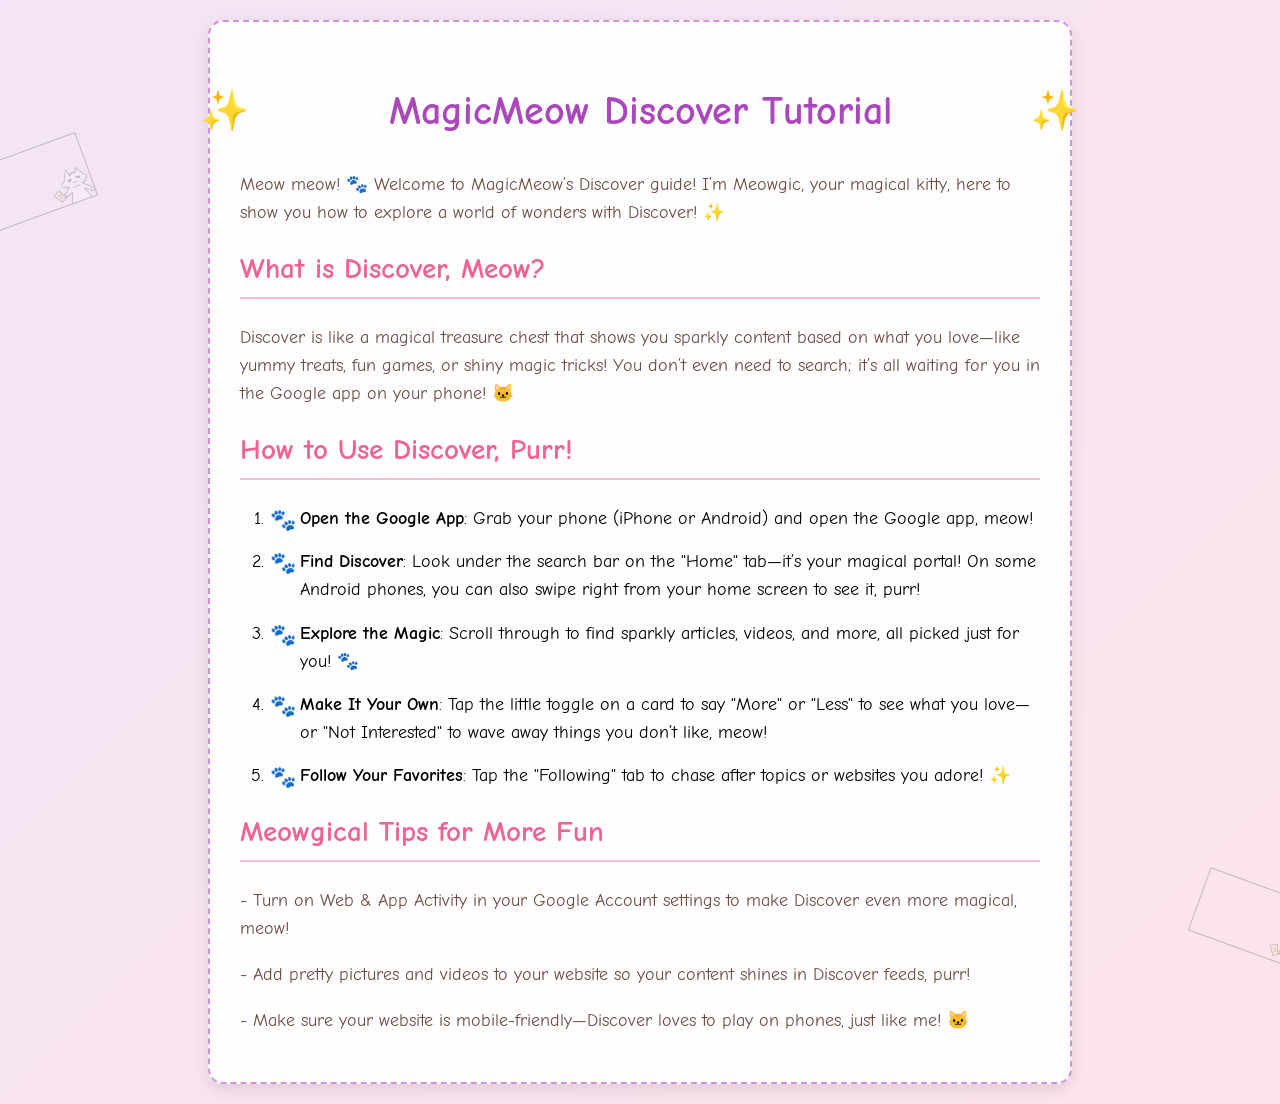
<file: templates/discover.html>
<!DOCTYPE html>
<html lang="en">
<head>
    <meta charset="UTF-8">
    <meta name="viewport" content="width=device-width, initial-scale=1.0">
    <title>MagicMeow Discover Tutorial</title>
    <style>
        @import url('https://fonts.googleapis.com/css2?family=Comic+Neue:wght@400;700&display=swap');

        body {
            font-family: 'Comic Neue', cursive;
            line-height: 1.6;
            margin: 0;
            padding: 20px;
            background: linear-gradient(135deg, #f3e5f5, #fce4ec);
            overflow-x: hidden;
            position: relative;
        }

        .container {
            max-width: 800px;
            margin: 0 auto;
            padding: 30px;
            background-color: rgba(255, 255, 255, 0.9);
            border-radius: 15px;
            box-shadow: 0 5px 15px rgba(0, 0, 0, 0.1);
            position: relative;
            z-index: 1;
            border: 2px dashed #ce93d8;
        }

        h1 {
            color: #ab47bc;
            text-align: center;
            font-size: 2.5em;
            animation: fadeIn 1s ease-in;
            position: relative;
        }

        h1::before {
            content: '✨';
            position: absolute;
            left: -40px;
            top: 0;
            animation: sparkle 2s infinite;
        }

        h1::after {
            content: '✨';
            position: absolute;
            right: -40px;
            top: 0;
            animation: sparkle 2s infinite 0.5s;
        }

        h2 {
            color: #f06292;
            margin-top: 20px;
            font-size: 1.8em;
            border-bottom: 2px solid #f8bbd0;
            padding-bottom: 5px;
        }

        p {
            color: #6d4c41;
            font-size: 1.1em;
        }

        ol {
            margin: 20px 0;
            padding-left: 30px;
        }

        li {
            margin-bottom: 15px;
            position: relative;
            padding-left: 30px;
            font-size: 1.1em;
        }

        li::before {
            content: '🐾';
            position: absolute;
            left: 0;
            color: #f06292;
            font-size: 1.2em;
        }

        .cat-decor {
            position: absolute;
            opacity: 0.2;
            z-index: 0;
            pointer-events: none;
        }

        .cat-decor.left {
            top: 10%;
            left: -50px;
            width: 150px;
            transform: rotate(-20deg);
        }

        .cat-decor.right {
            bottom: 10%;
            right: -50px;
            width: 150px;
            transform: rotate(20deg);
        }

        @keyframes fadeIn {
            from { opacity: 0; transform: translateY(-20px); }
            to { opacity: 1; transform: translateY(0); }
        }

        @keyframes sparkle {
            0%, 100% { opacity: 0.3; transform: scale(1); }
            50% { opacity: 1; transform: scale(1.2); }
        }
    </style>
</head>
<body>
    <img src="/static/images/cat.png" alt="Cat Decor Left" class="cat-decor left">
    <img src="/static/images/cat.png" alt="Cat Decor Right" class="cat-decor right">

    <div class="container">
        <h1>MagicMeow Discover Tutorial</h1>
        <p>Meow meow! 🐾 Welcome to MagicMeow’s Discover guide! I’m Meowgic, your magical kitty, here to show you how to explore a world of wonders with Discover! ✨</p>

        <h2>What is Discover, Meow?</h2>
        <p>Discover is like a magical treasure chest that shows you sparkly content based on what you love—like yummy treats, fun games, or shiny magic tricks! You don’t even need to search; it’s all waiting for you in the Google app on your phone! 🐱</p>

        <h2>How to Use Discover, Purr!</h2>
        <ol>
            <li><strong>Open the Google App</strong>: Grab your phone (iPhone or Android) and open the Google app, meow!</li>
            <li><strong>Find Discover</strong>: Look under the search bar on the "Home" tab—it’s your magical portal! On some Android phones, you can also swipe right from your home screen to see it, purr!</li>
            <li><strong>Explore the Magic</strong>: Scroll through to find sparkly articles, videos, and more, all picked just for you! 🐾</li>
            <li><strong>Make It Your Own</strong>: Tap the little toggle on a card to say "More" or "Less" to see what you love—or "Not Interested" to wave away things you don’t like, meow!</li>
            <li><strong>Follow Your Favorites</strong>: Tap the "Following" tab to chase after topics or websites you adore! ✨</li>
        </ol>

        <h2>Meowgical Tips for More Fun</h2>
        <p>- Turn on Web & App Activity in your Google Account settings to make Discover even more magical, meow!</p>
        <p>- Add pretty pictures and videos to your website so your content shines in Discover feeds, purr!</p>
        <p>- Make sure your website is mobile-friendly—Discover loves to play on phones, just like me! 🐱</p>
    </div>
</body>
</html>
</file>
